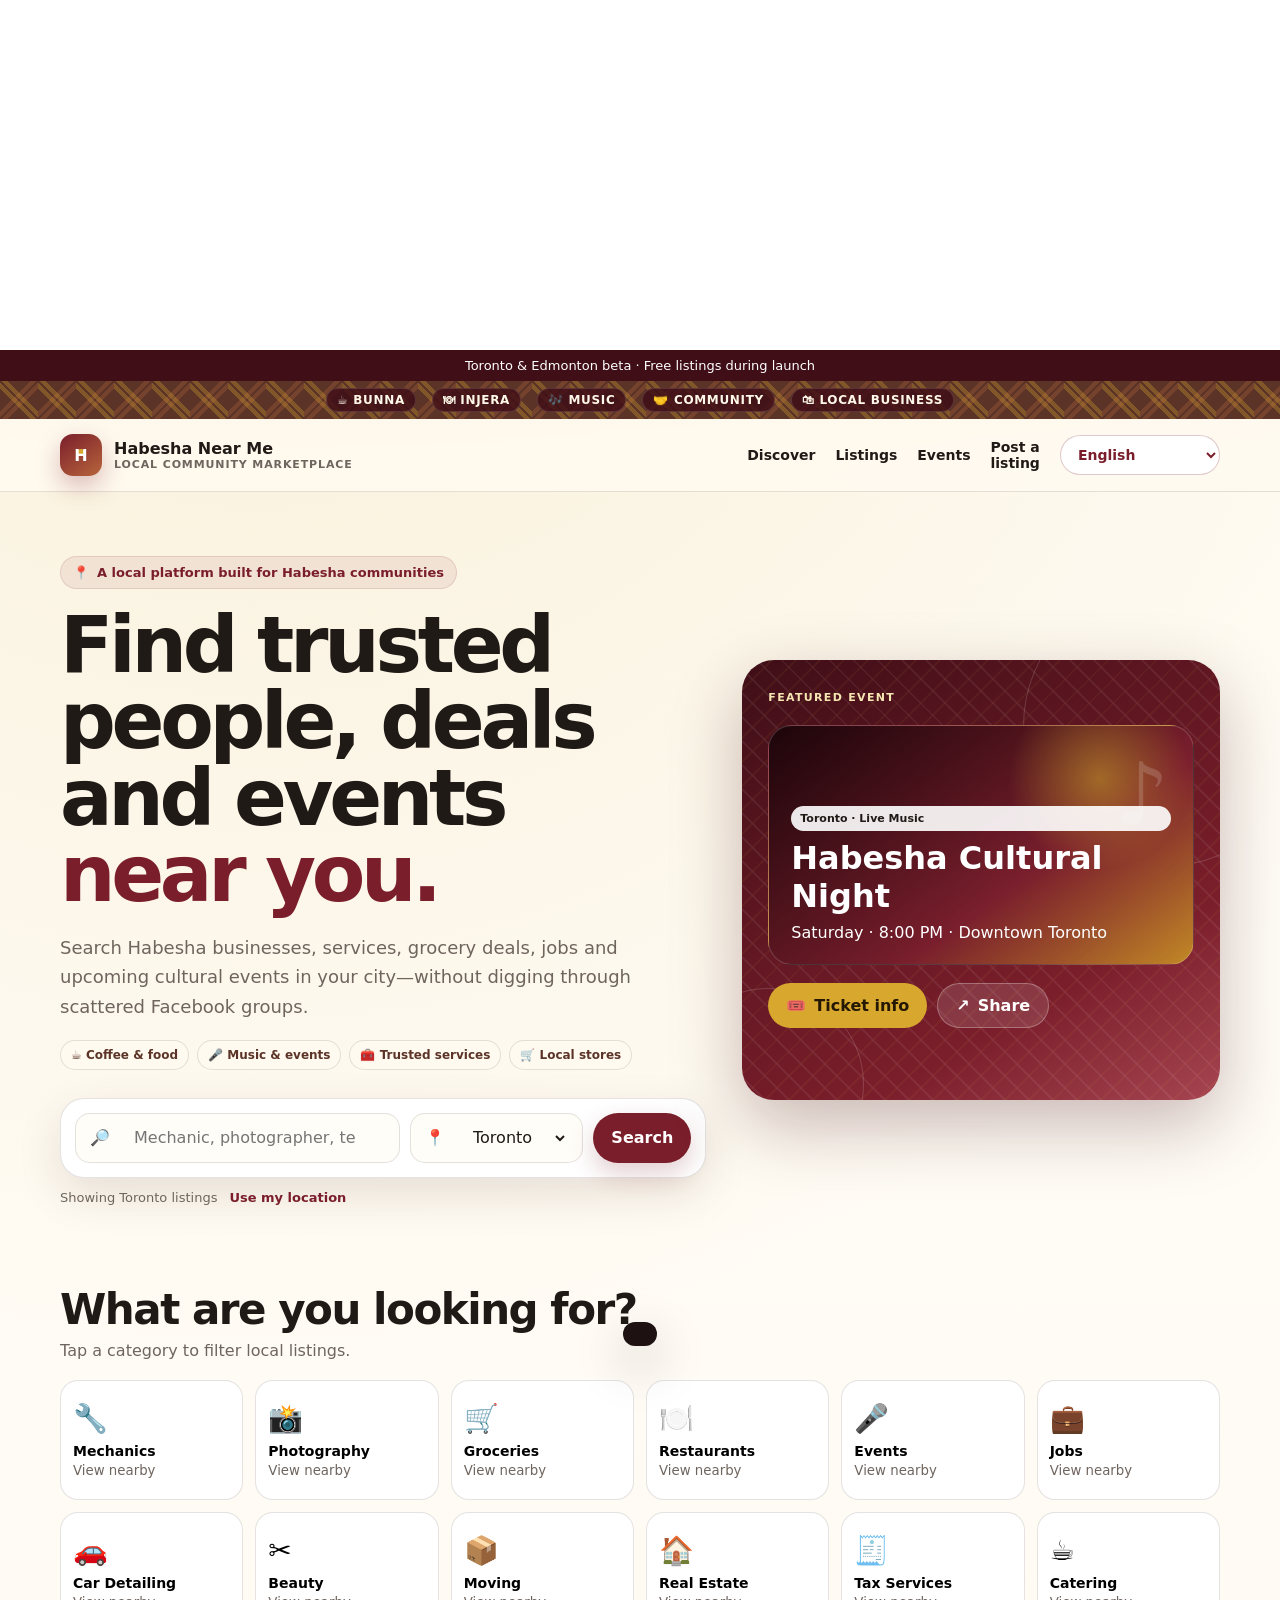
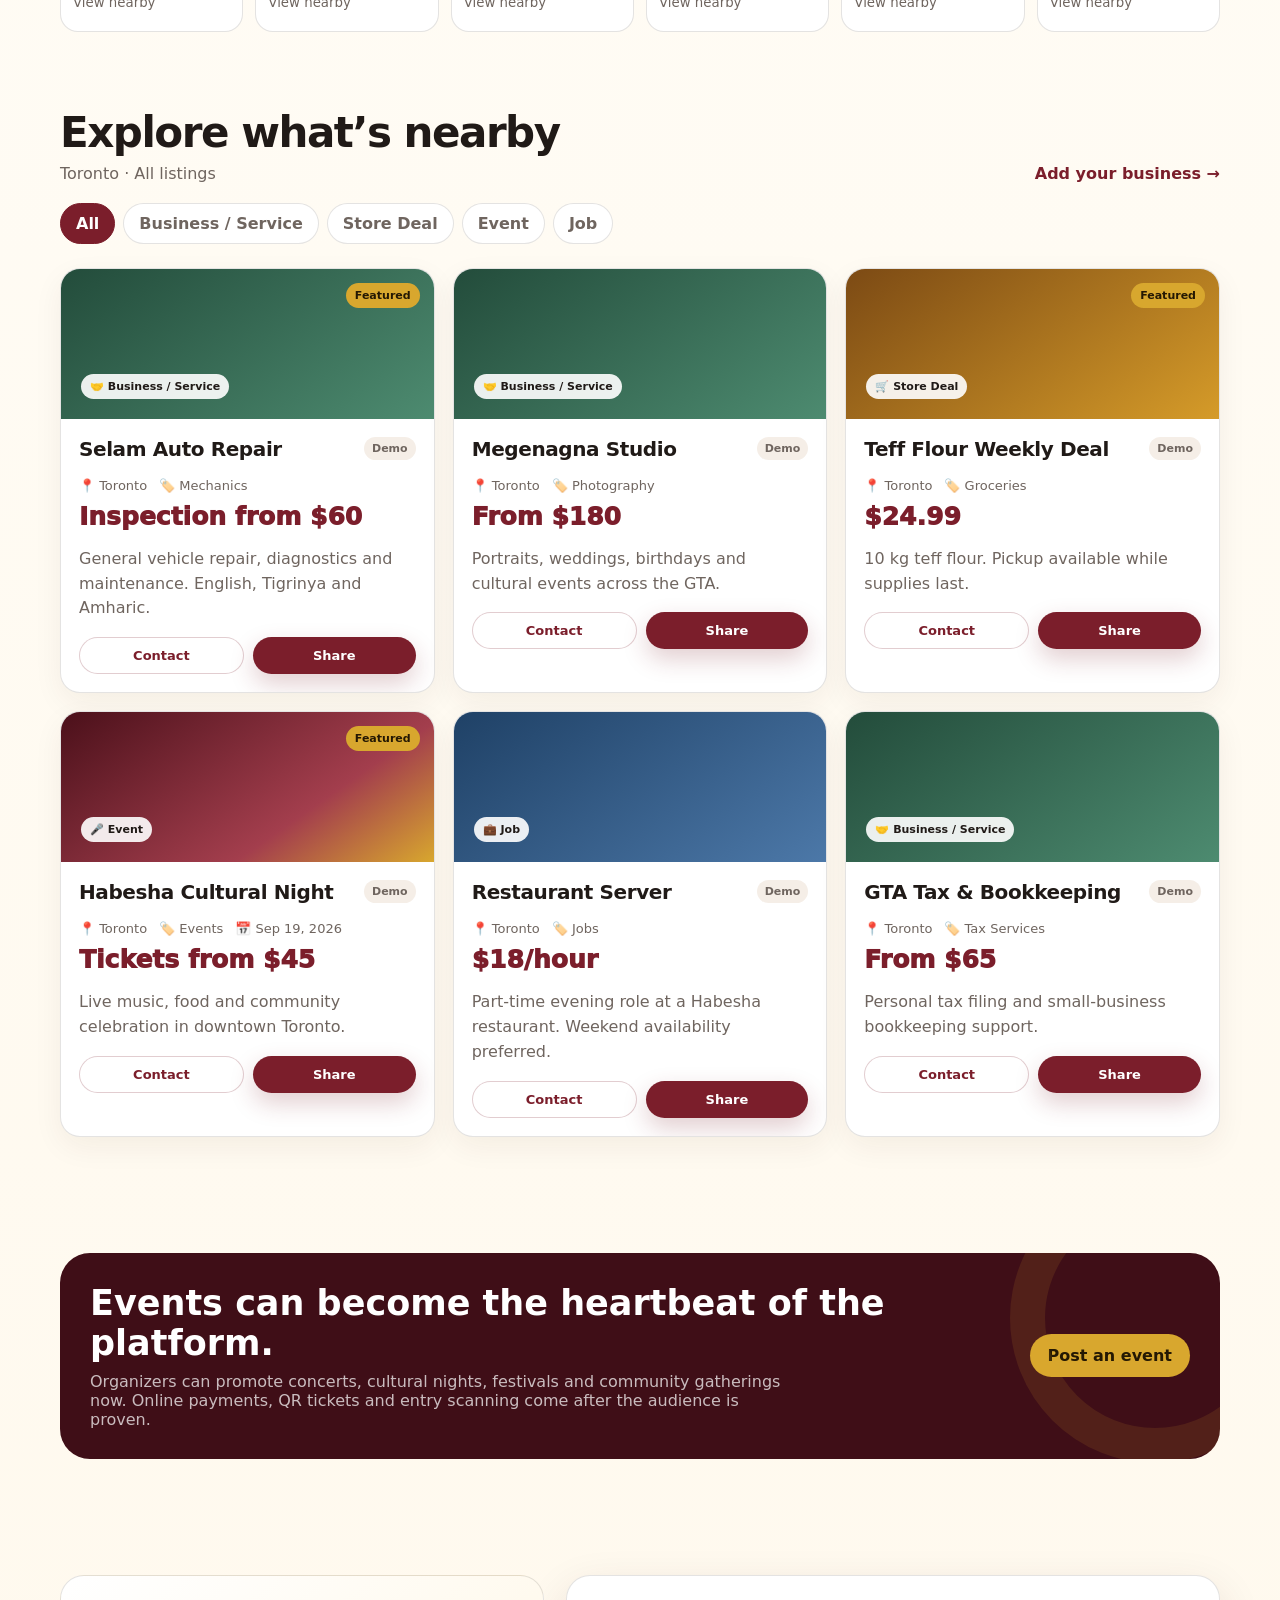
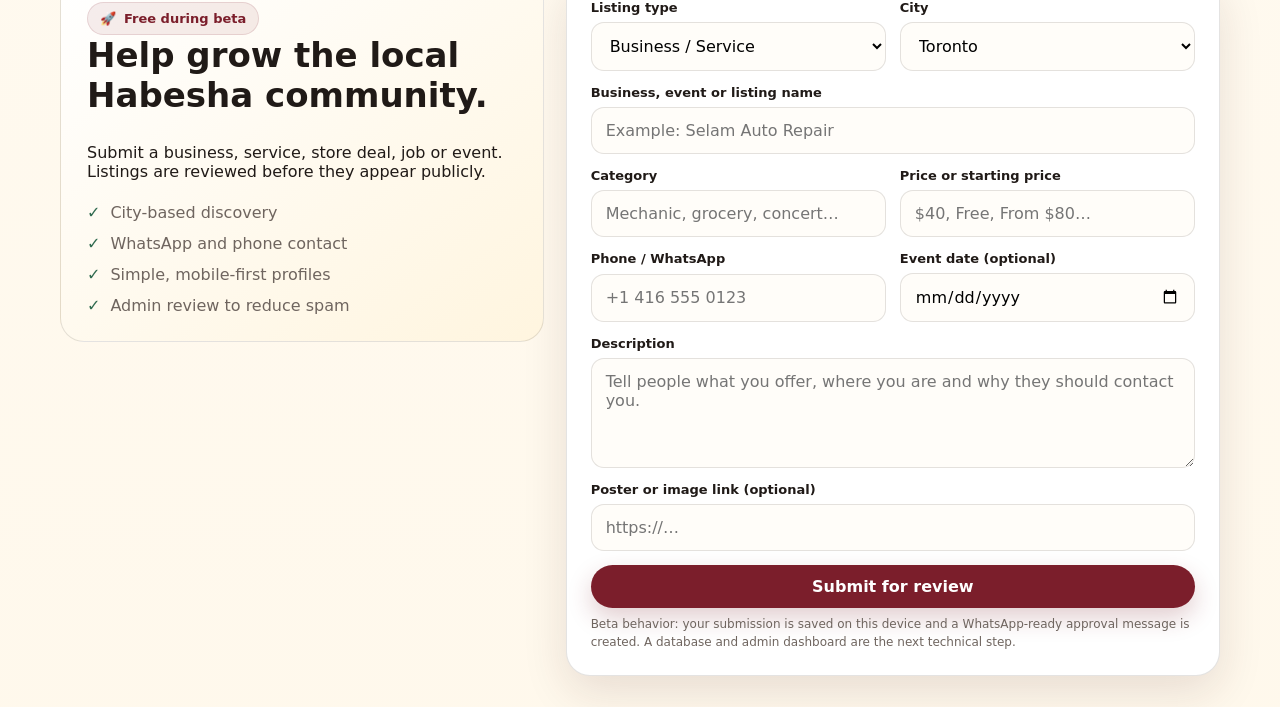
<file: index.html>
<!doctype html>
<html lang="en">
<head>
  <meta charset="utf-8" />
  <meta name="viewport" content="width=device-width,initial-scale=1" />
  <meta name="theme-color" content="#7b1e2b" />
  <title>Habesha Near Me</title>
  <style>
    *{box-sizing:border-box}body{margin:0;min-height:100vh;display:grid;place-items:center;background:linear-gradient(145deg,#3f0e17,#7b1e2b);color:#fffaf0;font-family:system-ui,-apple-system,"Segoe UI",sans-serif}.box{text-align:center;padding:30px}.mark{width:64px;height:64px;margin:0 auto 18px;border:3px solid #d8a72e;border-radius:20px;display:grid;place-items:center;font-weight:900;font-size:30px}.spinner{width:30px;height:30px;border:3px solid #ffffff40;border-top-color:#d8a72e;border-radius:50%;margin:22px auto;animation:spin .8s linear infinite}@keyframes spin{to{transform:rotate(360deg)}}p{color:#ffffffb8}
  </style>
</head>
<body>
  <main class="box"><div class="mark">H</div><h1>Habesha Near Me</h1><div class="spinner"></div><p id="status">Loading the community marketplace…</p></main>
  <script>
  (async()=>{
    try{
      const files=['payload-00.txt','payload-01.txt','payload-02.txt'];
      const parts=await Promise.all(files.map(async file=>{
        const response=await fetch(file,{cache:'no-store'});
        if(!response.ok) throw new Error('Could not load '+file);
        return response.text();
      }));
      const binary=atob(parts.join('').replace(/\s/g,''));
      const bytes=Uint8Array.from(binary,char=>char.charCodeAt(0));
      if(typeof DecompressionStream==='undefined') throw new Error('Please open this site in an updated Chrome, Safari, Firefox or Edge browser.');
      const stream=new Blob([bytes]).stream().pipeThrough(new DecompressionStream('gzip'));
      const html=await new Response(stream).text();
      document.open();document.write(html);document.close();
    }catch(error){
      document.getElementById('status').textContent=error.message||'The site could not load. Please refresh.';
    }
  })();
  </script>
</body>
</html>
</file>
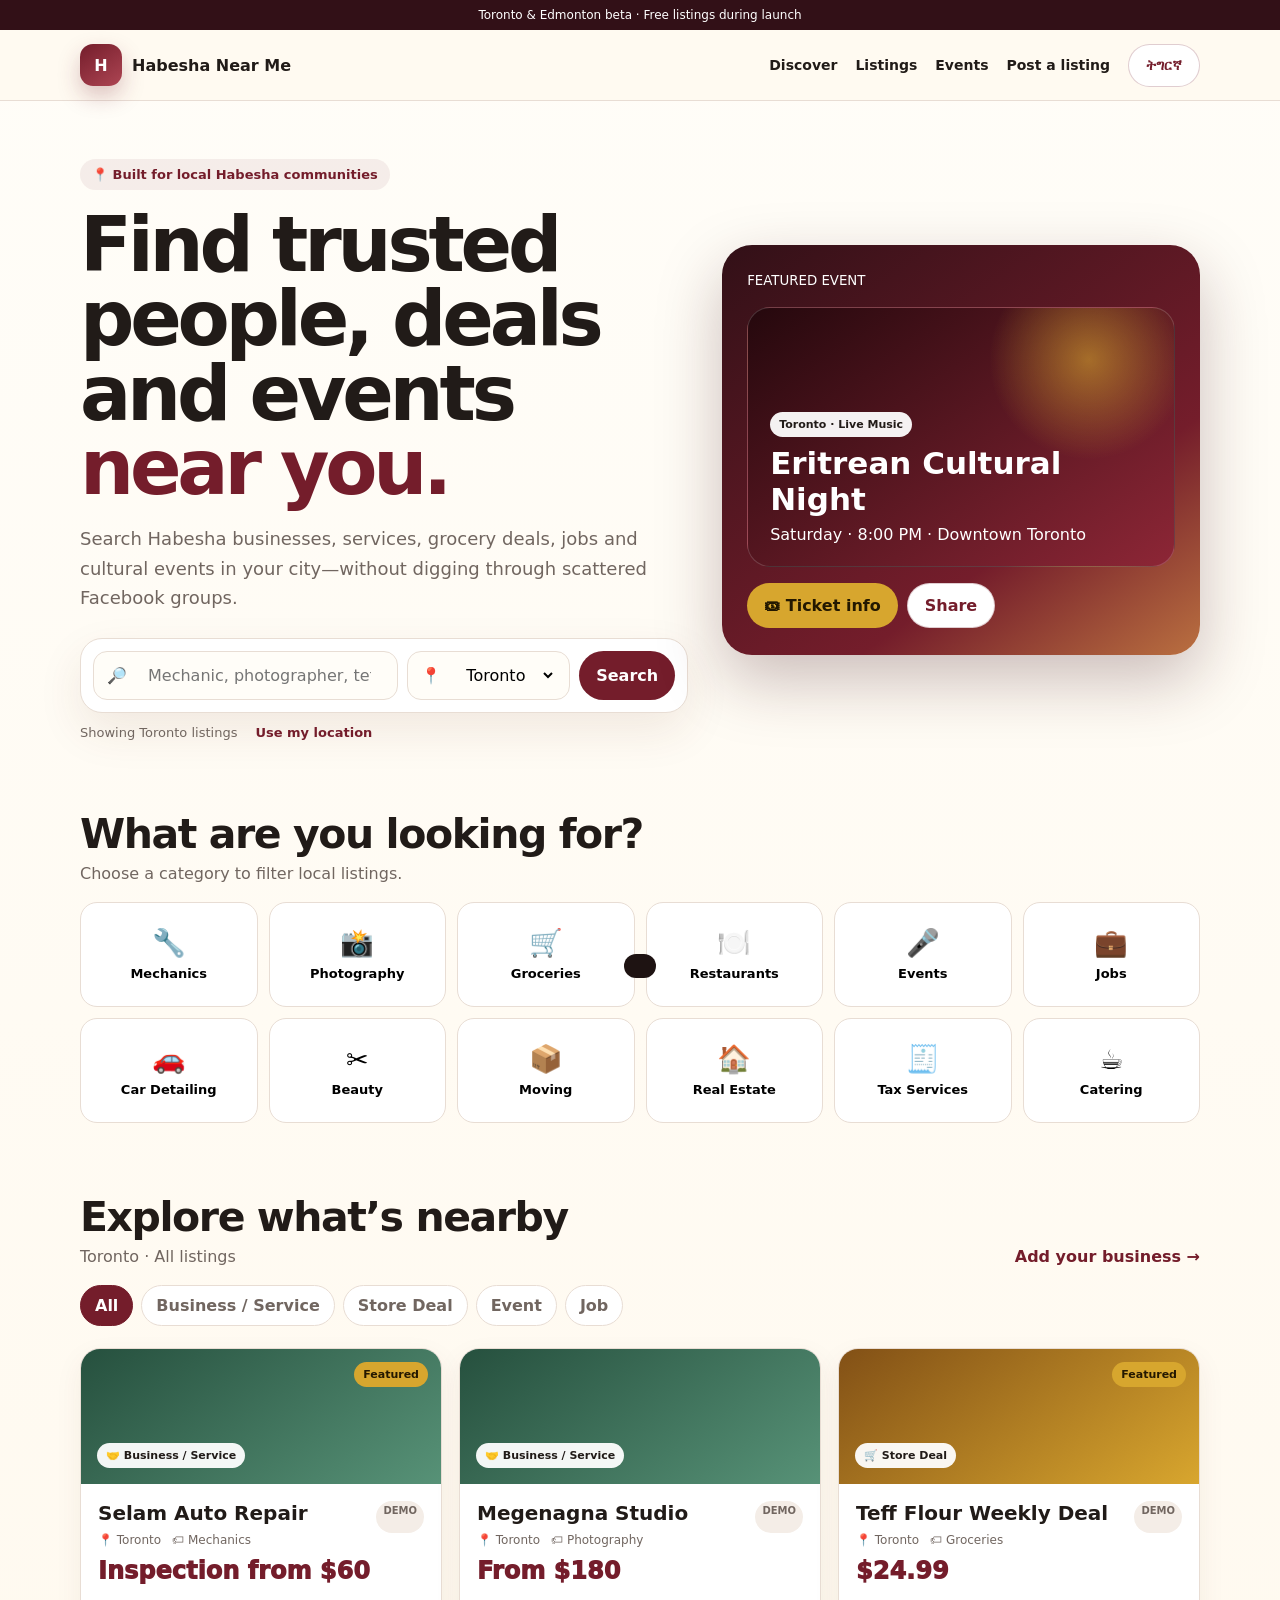
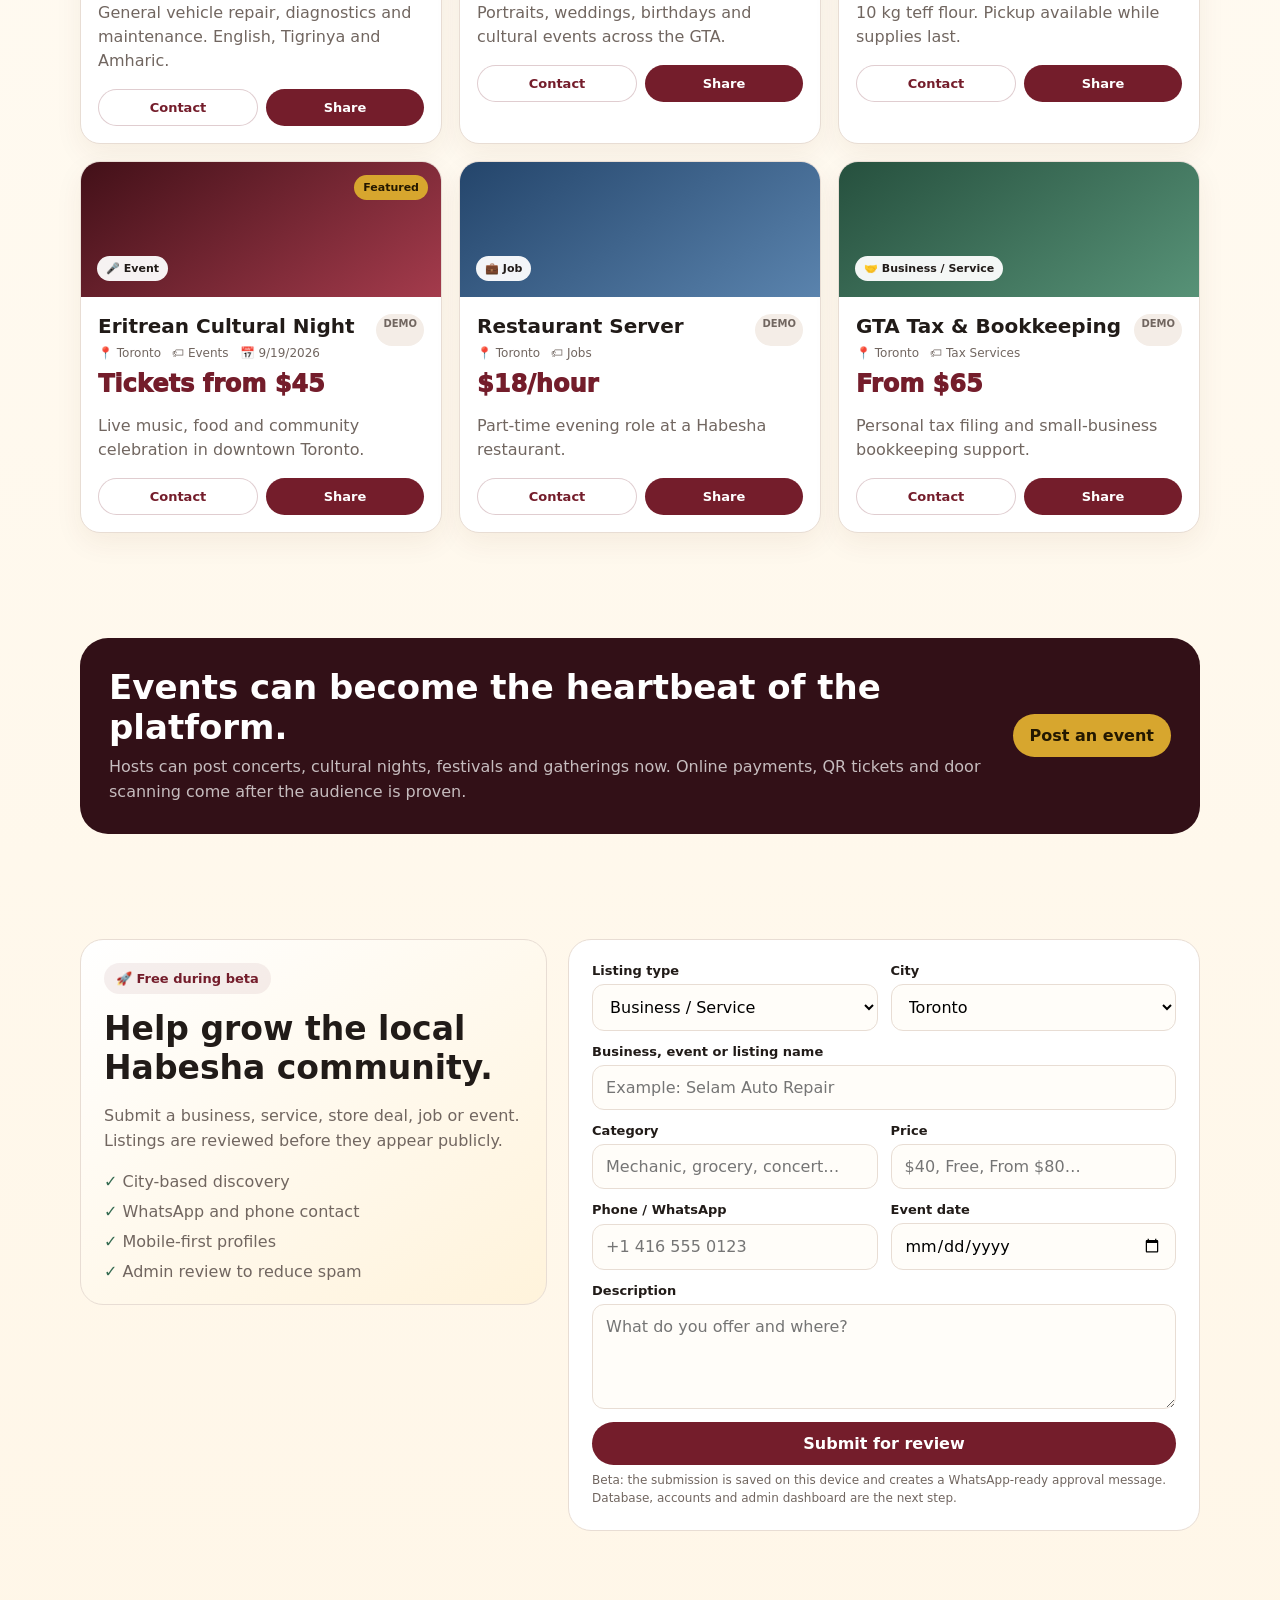
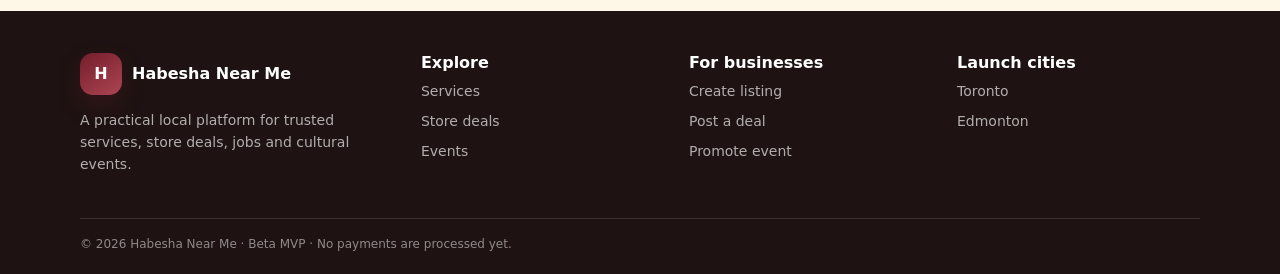
<file: habesha-near-me/index.html>
<!doctype html>
<html lang="en">
<head>
<meta charset="utf-8"><meta name="viewport" content="width=device-width,initial-scale=1">
<meta name="theme-color" content="#741d2b"><meta name="description" content="Find Habesha businesses, deals, jobs and events near you.">
<title>Habesha Near Me</title>
<style>
:root{--wine:#741d2b;--dark:#321017;--gold:#d7a62e;--cream:#fff9ed;--ink:#211b18;--muted:#716660;--line:#e8ddd4;--green:#356b51}*{box-sizing:border-box}html{scroll-behavior:smooth}body{margin:0;background:linear-gradient(180deg,#fffdf8,#fff6e7);color:var(--ink);font-family:Inter,system-ui,-apple-system,"Segoe UI",sans-serif}a{color:inherit;text-decoration:none}button,input,select,textarea{font:inherit}.wrap{width:min(1120px,calc(100% - 30px));margin:auto}.top{padding:8px;text-align:center;background:var(--dark);color:white;font-size:12px}header{position:sticky;top:0;z-index:20;background:#fffaf0e8;backdrop-filter:blur(14px);border-bottom:1px solid var(--line)}nav{height:70px;display:flex;align-items:center;justify-content:space-between;gap:20px}.brand{display:flex;align-items:center;gap:10px;font-weight:900}.logo{width:42px;height:42px;border-radius:13px;display:grid;place-items:center;color:white;background:linear-gradient(145deg,var(--wine),#ad4553);box-shadow:0 10px 22px #741d2b40}.links{display:flex;align-items:center;gap:18px;font-size:14px;font-weight:800}.btn{border:0;border-radius:999px;padding:12px 17px;font-weight:850;cursor:pointer;display:inline-flex;align-items:center;justify-content:center;gap:7px}.primary{background:var(--wine);color:white}.secondary{background:white;color:var(--wine);border:1px solid #741d2b38}.gold{background:var(--gold);color:#231800}.menu{display:none;border:0;background:none;font-size:26px}.hero{padding:58px 0 34px}.heroGrid{display:grid;grid-template-columns:1.12fr .88fr;gap:34px;align-items:center}.eyebrow{display:inline-flex;padding:8px 12px;border-radius:999px;background:#741d2b12;color:var(--wine);font-size:13px;font-weight:850}h1{font-size:clamp(42px,7vw,76px);letter-spacing:-.055em;line-height:.98;margin:18px 0}h1 span{color:var(--wine)}.lead{font-size:18px;line-height:1.65;color:var(--muted);max-width:670px}.search{margin-top:25px;padding:12px;background:white;border:1px solid var(--line);border-radius:22px;display:grid;grid-template-columns:1.5fr .8fr auto;gap:9px;box-shadow:0 18px 45px #6f332318}.field{display:flex;align-items:center;gap:8px;background:#fffdf8;border:1px solid var(--line);border-radius:14px;padding:0 13px}.field input,.field select{width:100%;min-height:47px;border:0;outline:0;background:transparent}.loc{margin-top:11px;color:var(--muted);font-size:13px;display:flex;gap:12px;align-items:center}.linkBtn{border:0;background:none;color:var(--wine);font-weight:850;cursor:pointer}.feature{min-height:410px;border-radius:30px;padding:25px;color:white;background:linear-gradient(145deg,var(--dark),var(--wine) 68%,#ba7040);box-shadow:0 25px 65px #3d121c44;position:relative;overflow:hidden}.feature:after{content:"♪";position:absolute;right:25px;top:45px;font-size:110px;opacity:.1}.poster{margin-top:18px;min-height:260px;padding:22px;border-radius:23px;border:1px solid #ffffff2c;background:radial-gradient(circle at 80% 20%,#d7a62e99,transparent 25%),linear-gradient(145deg,#25080d,#8d2636);display:flex;flex-direction:column;justify-content:flex-end;position:relative;z-index:1}.poster h3{font-size:31px;margin:8px 0}.pill{display:inline-flex;width:max-content;padding:6px 9px;border-radius:999px;background:#fffffff0;color:var(--ink);font-size:11px;font-weight:900}section{padding:35px 0}.head{display:flex;justify-content:space-between;align-items:end;gap:18px;margin-bottom:19px}.head h2{font-size:clamp(28px,4vw,41px);letter-spacing:-.035em;margin:0 0 6px}.head p{margin:0;color:var(--muted)}.cats{display:grid;grid-template-columns:repeat(6,1fr);gap:11px}.cat{border:1px solid var(--line);background:white;border-radius:17px;padding:16px 8px;min-height:105px;cursor:pointer}.cat:hover,.cat.on{border-color:#741d2b70;box-shadow:0 10px 22px #69342115;transform:translateY(-2px)}.cat b{display:block;margin-top:7px;font-size:13px}.cat i{font-style:normal;font-size:27px}.tabs{display:flex;gap:8px;overflow:auto;padding-bottom:5px}.tab{white-space:nowrap;border:1px solid var(--line);background:white;color:var(--muted);padding:10px 14px;border-radius:999px;font-weight:800;cursor:pointer}.tab.on{background:var(--wine);color:white;border-color:var(--wine)}.grid{display:grid;grid-template-columns:repeat(3,1fr);gap:17px;margin-top:17px}.card{overflow:hidden;background:white;border:1px solid var(--line);border-radius:20px;box-shadow:0 10px 28px #5f301110}.media{height:135px;padding:16px;display:flex;align-items:flex-end;color:white;position:relative}.service{background:linear-gradient(145deg,#26503e,#579277)}.deal{background:linear-gradient(145deg,#825016,#d8a62e)}.event{background:linear-gradient(145deg,#421018,#a43b4c)}.job{background:linear-gradient(145deg,#24456b,#5a83ad)}.featured{position:absolute;right:13px;top:13px;background:var(--gold);color:#241800}.body{padding:17px}.body h3{margin:0 0 8px;font-size:20px}.meta{display:flex;flex-wrap:wrap;gap:7px 11px;color:var(--muted);font-size:12px}.price{font-size:24px;font-weight:950;color:var(--wine);margin-top:10px}.body p{color:var(--muted);line-height:1.5;min-height:48px}.actions{display:flex;gap:8px}.actions .btn{flex:1;padding:10px;font-size:13px}.demo{padding:4px 7px;border-radius:999px;background:#f4ede7;color:var(--muted);font-size:10px;font-weight:900}.empty{grid-column:1/-1;padding:38px;text-align:center;color:var(--muted);background:#ffffff99;border:1px dashed #741d2b55;border-radius:19px}.band{margin:35px 0;background:var(--dark);color:white;border-radius:28px;padding:29px;display:grid;grid-template-columns:1fr auto;gap:20px;align-items:center}.band h2{font-size:34px;margin:0 0 8px}.band p{margin:0;color:#ffffffb8;line-height:1.55}.submit{display:grid;grid-template-columns:.85fr 1.15fr;gap:21px;align-items:start}.info,form{background:white;border:1px solid var(--line);border-radius:23px;padding:23px}.info{background:linear-gradient(145deg,#fff,#fff3db)}.info h2{font-size:33px;margin:15px 0}.info p{color:var(--muted);line-height:1.6}.checks{display:grid;gap:11px;margin-top:18px}.checks div{color:var(--muted)}.checks b{color:var(--green)}.formGrid{display:grid;grid-template-columns:1fr 1fr;gap:13px}.group{display:grid;gap:6px}.full{grid-column:1/-1}label{font-size:13px;font-weight:850}input,select,textarea{width:100%;border:1px solid var(--line);border-radius:12px;padding:12px 13px;background:#fffdf9;outline:0}textarea{min-height:105px;resize:vertical}.note{color:var(--muted);font-size:12px;line-height:1.5}.success{display:none;margin-top:12px;padding:12px;border-radius:12px;background:#e9f6ee;color:#285f42}.toast{position:fixed;z-index:50;left:50%;bottom:22px;transform:translate(-50%,100px);background:#1e1312;color:white;border-radius:999px;padding:12px 16px;transition:.25s}.toast.show{transform:translate(-50%,0)}footer{margin-top:45px;padding:42px 0 23px;background:#1e1312;color:white}.footer{display:grid;grid-template-columns:1.3fr repeat(3,1fr);gap:25px}.footer p,.footer a{color:#ffffffa7;font-size:14px;line-height:1.6}.footer a{display:block;margin:8px 0}.copy{margin-top:28px;padding-top:18px;border-top:1px solid #ffffff20;color:#ffffff80;font-size:12px}
@media(max-width:930px){.heroGrid,.submit{grid-template-columns:1fr}.cats{grid-template-columns:repeat(3,1fr)}.grid{grid-template-columns:repeat(2,1fr)}.footer{grid-template-columns:1fr 1fr}}@media(max-width:700px){.links{display:none;position:absolute;top:70px;left:15px;right:15px;padding:17px;background:white;border:1px solid var(--line);border-radius:17px;flex-direction:column;align-items:stretch;box-shadow:0 16px 40px #42201524}.links.open{display:flex}.menu{display:block}.search{grid-template-columns:1fr}.cats{grid-template-columns:repeat(2,1fr)}.grid{grid-template-columns:1fr}.head{align-items:start;flex-direction:column}.band{grid-template-columns:1fr}.formGrid{grid-template-columns:1fr}.full{grid-column:auto}.footer{grid-template-columns:1fr}}
</style>
</head>
<body>
<div class="top" id="topline">Toronto & Edmonton beta · Free listings during launch</div>
<header><nav class="wrap"><a class="brand" href="#"><span class="logo">H</span><span>Habesha Near Me</span></a><div class="links" id="links"><a href="#discover">Discover</a><a href="#listings">Listings</a><a href="#events">Events</a><a href="#submit">Post a listing</a><button class="btn secondary" id="lang">ትግርኛ</button></div><button class="menu" id="menu">☰</button></nav></header>
<main>
<section class="hero"><div class="wrap heroGrid"><div><span class="eyebrow" id="eyebrow">📍 Built for local Habesha communities</span><h1 id="heroTitle">Find trusted people, deals and events <span>near you.</span></h1><p class="lead" id="heroText">Search Habesha businesses, services, grocery deals, jobs and cultural events in your city—without digging through scattered Facebook groups.</p><div class="search"><div class="field">🔎 <input id="q" placeholder="Mechanic, photographer, teff, concert…"></div><div class="field">📍 <select id="city"><option>Toronto</option><option>Edmonton</option><option>Calgary</option><option>Vancouver</option></select></div><button class="btn primary" id="go">Search</button></div><div class="loc"><span id="status">Showing Toronto listings</span><button class="linkBtn" id="locate">Use my location</button></div></div><aside class="feature"><small>FEATURED EVENT</small><div class="poster"><span class="pill">Toronto · Live Music</span><h3>Eritrean Cultural Night</h3><div>Saturday · 8:00 PM · Downtown Toronto</div></div><div style="margin-top:16px;display:flex;gap:9px"><button class="btn gold" onclick="toast('Ticket sales are Phase 2. This beta promotes the event and organizer contact.')">🎟 Ticket info</button><button class="btn secondary" onclick="shareSite()">Share</button></div></aside></div></section>
<section id="discover"><div class="wrap"><div class="head"><div><h2>What are you looking for?</h2><p>Choose a category to filter local listings.</p></div></div><div class="cats" id="cats"></div></div></section>
<section id="listings"><div class="wrap"><div class="head"><div><h2>Explore what’s nearby</h2><p id="summary">Toronto · All listings</p></div><a href="#submit" style="color:var(--wine);font-weight:850">Add your business →</a></div><div class="tabs" id="tabs"></div><div class="grid" id="cards"></div></div></section>
<section id="events"><div class="wrap"><div class="band"><div><h2>Events can become the heartbeat of the platform.</h2><p>Hosts can post concerts, cultural nights, festivals and gatherings now. Online payments, QR tickets and door scanning come after the audience is proven.</p></div><a class="btn gold" href="#submit" onclick="document.getElementById('kind').value='Event'">Post an event</a></div></div></section>
<section id="submit"><div class="wrap submit"><div class="info"><span class="eyebrow">🚀 Free during beta</span><h2>Help grow the local Habesha community.</h2><p>Submit a business, service, store deal, job or event. Listings are reviewed before they appear publicly.</p><div class="checks"><div><b>✓</b> City-based discovery</div><div><b>✓</b> WhatsApp and phone contact</div><div><b>✓</b> Mobile-first profiles</div><div><b>✓</b> Admin review to reduce spam</div></div></div><form id="form"><div class="formGrid"><div class="group"><label>Listing type</label><select id="kind"><option>Business / Service</option><option>Store Deal</option><option>Event</option><option>Job</option></select></div><div class="group"><label>City</label><select id="formCity"><option>Toronto</option><option>Edmonton</option><option>Calgary</option><option>Vancouver</option></select></div><div class="group full"><label>Business, event or listing name</label><input id="title" required placeholder="Example: Selam Auto Repair"></div><div class="group"><label>Category</label><input id="category" required placeholder="Mechanic, grocery, concert…"></div><div class="group"><label>Price</label><input id="price" placeholder="$40, Free, From $80…"></div><div class="group"><label>Phone / WhatsApp</label><input id="phone" required placeholder="+1 416 555 0123"></div><div class="group"><label>Event date</label><input id="date" type="date"></div><div class="group full"><label>Description</label><textarea id="desc" required placeholder="What do you offer and where?"></textarea></div><div class="group full"><button class="btn primary">Submit for review</button><div class="note">Beta: the submission is saved on this device and creates a WhatsApp-ready approval message. Database, accounts and admin dashboard are the next step.</div><div class="success" id="success"></div></div></div></form></div></section>
</main>
<footer><div class="wrap footer"><div><div class="brand"><span class="logo">H</span><span>Habesha Near Me</span></div><p>A practical local platform for trusted services, store deals, jobs and cultural events.</p></div><div><b>Explore</b><a href="#listings">Services</a><a href="#listings">Store deals</a><a href="#events">Events</a></div><div><b>For businesses</b><a href="#submit">Create listing</a><a href="#submit">Post a deal</a><a href="#submit">Promote event</a></div><div><b>Launch cities</b><a href="#listings" onclick="setCity('Toronto')">Toronto</a><a href="#listings" onclick="setCity('Edmonton')">Edmonton</a></div></div><div class="wrap copy">© 2026 Habesha Near Me · Beta MVP · No payments are processed yet.</div></footer><div class="toast" id="toast"></div>
<script>
const data=[
{type:'Business / Service',cat:'Car Detailing',city:'Edmonton',title:'FIFI Touch Detailing',price:'From $70',desc:'Mobile interior detailing, deep cleaning, exterior wash and headlight restoration.',contact:'+15875682601',real:1,featured:1},
{type:'Business / Service',cat:'Mechanics',city:'Toronto',title:'Selam Auto Repair',price:'Inspection from $60',desc:'General vehicle repair, diagnostics and maintenance. English, Tigrinya and Amharic.',featured:1},
{type:'Business / Service',cat:'Photography',city:'Toronto',title:'Megenagna Studio',price:'From $180',desc:'Portraits, weddings, birthdays and cultural events across the GTA.'},
{type:'Store Deal',cat:'Groceries',city:'Toronto',title:'Teff Flour Weekly Deal',price:'$24.99',desc:'10 kg teff flour. Pickup available while supplies last.',featured:1},
{type:'Store Deal',cat:'Groceries',city:'Edmonton',title:'Fresh Injera Bundle',price:'$15',desc:'Fresh injera bundle available Friday through Sunday.'},
{type:'Event',cat:'Events',city:'Toronto',title:'Eritrean Cultural Night',price:'Tickets from $45',desc:'Live music, food and community celebration in downtown Toronto.',date:'2026-09-19',featured:1},
{type:'Event',cat:'Events',city:'Edmonton',title:'Habesha Summer Picnic',price:'Free',desc:'Family picnic, music and community games.',date:'2026-08-22'},
{type:'Job',cat:'Jobs',city:'Toronto',title:'Restaurant Server',price:'$18/hour',desc:'Part-time evening role at a Habesha restaurant.'},
{type:'Job',cat:'Jobs',city:'Edmonton',title:'Mobile Detailing Helper',price:'Per-job pay',desc:'Flexible weekend helper opportunity.'},
{type:'Business / Service',cat:'Tax Services',city:'Toronto',title:'GTA Tax & Bookkeeping',price:'From $65',desc:'Personal tax filing and small-business bookkeeping support.'}
];
const categories=[['Mechanics','🔧'],['Photography','📸'],['Groceries','🛒'],['Restaurants','🍽️'],['Events','🎤'],['Jobs','💼'],['Car Detailing','🚗'],['Beauty','✂️'],['Moving','📦'],['Real Estate','🏠'],['Tax Services','🧾'],['Catering','☕']];
const types=['All','Business / Service','Store Deal','Event','Job'];let state={city:'Toronto',type:'All',cat:'All',q:'',ti:false};const $=s=>document.querySelector(s);
function renderCats(){$('#cats').innerHTML=categories.map(c=>`<button class="cat ${state.cat===c[0]?'on':''}" onclick="pickCat('${c[0]}')"><i>${c[1]}</i><b>${c[0]}</b></button>`).join('')}
function renderTabs(){$('#tabs').innerHTML=types.map(t=>`<button class="tab ${state.type===t?'on':''}" onclick="pickType('${t}')">${t}</button>`).join('')}
function media(t){return t==='Event'?'event':t==='Store Deal'?'deal':t==='Job'?'job':'service'}function icon(t){return t==='Event'?'🎤':t==='Store Deal'?'🛒':t==='Job'?'💼':'🤝'}
function render(){const q=state.q.toLowerCase();const f=data.filter(x=>x.city===state.city&&(state.type==='All'||x.type===state.type)&&(state.cat==='All'||x.cat===state.cat||(state.cat==='Events'&&x.type==='Event')||(state.cat==='Jobs'&&x.type==='Job'))&&(!q||(x.title+x.cat+x.desc+x.price).toLowerCase().includes(q)));$('#summary').textContent=`${state.city} · ${state.type==='All'?'All listings':state.type}${state.cat==='All'?'':' · '+state.cat}`;$('#status').textContent=`Showing ${state.city} listings`;$('#cards').innerHTML=f.length?f.map(x=>`<article class="card"><div class="media ${media(x.type)}"><span class="pill">${icon(x.type)} ${x.type}</span>${x.featured?'<span class="pill featured">Featured</span>':''}</div><div class="body"><div style="display:flex;justify-content:space-between;gap:8px"><h3>${x.title}</h3>${x.real?'':'<span class="demo">DEMO</span>'}</div><div class="meta"><span>📍 ${x.city}</span><span>🏷 ${x.cat}</span>${x.date?`<span>📅 ${new Date(x.date+'T12:00').toLocaleDateString()}</span>`:''}</div><div class="price">${x.price}</div><p>${x.desc}</p><div class="actions">${x.real?`<a class="btn secondary" href="https://wa.me/${x.contact.replace(/\D/g,'')}?text=${encodeURIComponent('Hi, I found your listing on Habesha Near Me.')}">WhatsApp</a>`:`<button class="btn secondary" onclick="toast('Demo listing—replace with a verified business contact before launch.')">Contact</button>`}<button class="btn primary" onclick="share('${x.title.replace(/'/g,"\\'")}')">Share</button></div></div></article>`).join(''):`<div class="empty"><b>No matching listings yet.</b><br><br>Add the first trusted listing in ${state.city}.</div>`}
function pickCat(c){state.cat=state.cat===c?'All':c;renderCats();render();location.hash='listings'}function pickType(t){state.type=t;renderTabs();render()}function setCity(c){state.city=c;$('#city').value=c;$('#formCity').value=c;render()}
$('#go').onclick=()=>{state.city=$('#city').value;state.q=$('#q').value;state.type='All';state.cat='All';$('#formCity').value=state.city;renderCats();renderTabs();render();location.hash='listings'};$('#city').onchange=e=>setCity(e.target.value);$('#menu').onclick=()=>$('#links').classList.toggle('open');
$('#locate').onclick=()=>navigator.geolocation?navigator.geolocation.getCurrentPosition(p=>{const cs=[['Toronto',43.65,-79.38],['Edmonton',53.55,-113.49],['Calgary',51.04,-114.07],['Vancouver',49.28,-123.12]];cs.sort((a,b)=>Math.hypot(p.coords.latitude-a[1],p.coords.longitude-a[2])-Math.hypot(p.coords.latitude-b[1],p.coords.longitude-b[2]));setCity(cs[0][0]);toast('Nearest launch city: '+cs[0][0])},()=>toast('Location unavailable. Choose your city manually.')):toast('Location is not supported.');
$('#form').onsubmit=e=>{e.preventDefault();const s={type:$('#kind').value,city:$('#formCity').value,title:$('#title').value,category:$('#category').value,price:$('#price').value||'Contact for price',phone:$('#phone').value,date:$('#date').value,description:$('#desc').value,status:'Pending review'};const a=JSON.parse(localStorage.getItem('habeshaSubmissions')||'[]');a.push(s);localStorage.setItem('habeshaSubmissions',JSON.stringify(a));const m=encodeURIComponent(`New Habesha Near Me submission\n\nType: ${s.type}\nCity: ${s.city}\nTitle: ${s.title}\nCategory: ${s.category}\nPrice: ${s.price}\nPhone: ${s.phone}\nDescription: ${s.description}`);$('#success').style.display='block';$('#success').innerHTML=`Saved as <b>Pending review</b>. <a style="text-decoration:underline" target="_blank" href="https://wa.me/15875682601?text=${m}">Send approval message by WhatsApp</a>.`;e.target.reset();$('#formCity').value=state.city;toast('Submission saved on this device.')};
function toast(m){const t=$('#toast');t.textContent=m;t.classList.add('show');clearTimeout(window.tt);window.tt=setTimeout(()=>t.classList.remove('show'),3000)}function share(title){navigator.share?navigator.share({title,text:'Found on Habesha Near Me',url:location.href}):(navigator.clipboard?.writeText(location.href),toast('Link copied.'))}function shareSite(){share('Habesha Near Me')}
const en={top:'Toronto & Edmonton beta · Free listings during launch',eye:'📍 Built for local Habesha communities',title:'Find trusted people, deals and events <span>near you.</span>',text:'Search Habesha businesses, services, grocery deals, jobs and cultural events in your city—without digging through scattered Facebook groups.',loc:'Use my location'};const ti={top:'ቶሮንቶን ኤድመንተንን ቤታ · ኣብ መጀመርታ ነጻ ምዝገባ',eye:'📍 ንማሕበረሰብ ሓበሻ ዝተሰርሐ መድረኽ',title:'ዝእመኑ ሰባት፣ ዋጋታትን ፍጻመታትን <span>ኣብ ጥቓኹም ርኸቡ።</span>',text:'ኣብ ከተማኹም ትካላት፣ ኣገልግሎታት፣ ቅናሻት፣ ስራሕን ፍጻመታትን ብቐሊሉ ድለዩ።',loc:'ቦታይ ተጠቐም'};$('#lang').onclick=()=>{state.ti=!state.ti;const x=state.ti?ti:en;$('#topline').textContent=x.top;$('#eyebrow').textContent=x.eye;$('#heroTitle').innerHTML=x.title;$('#heroText').textContent=x.text;$('#locate').textContent=x.loc;$('#lang').textContent=state.ti?'English':'ትግርኛ'};
renderCats();renderTabs();render();
</script>
</body></html>
</file>
